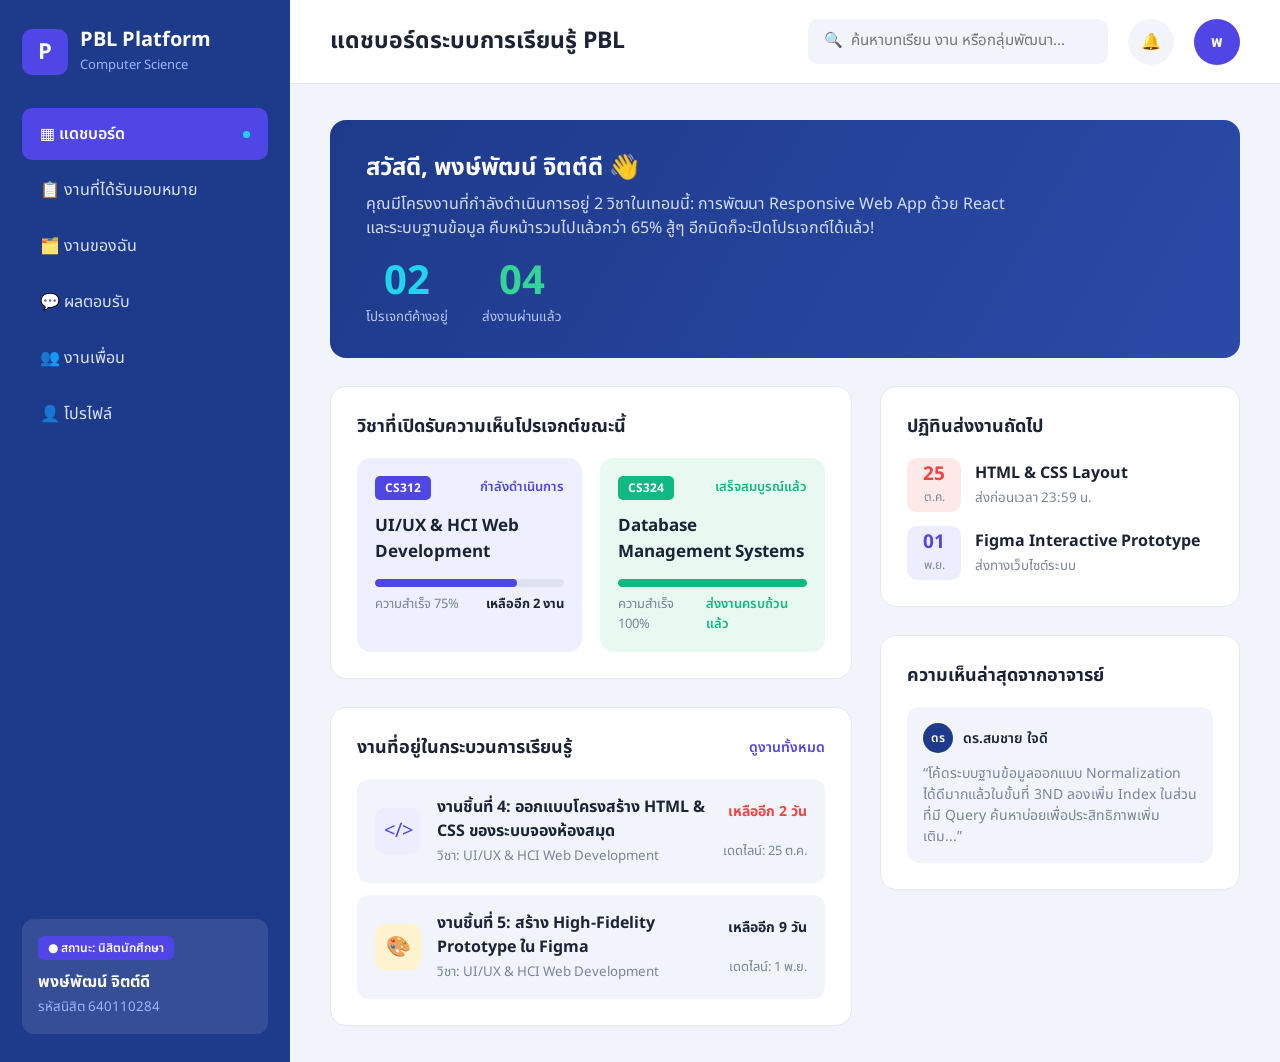
<file: index.html>
<!doctype html>
<html lang="th">
<head>
<meta charset="UTF-8">
<meta name="viewport" content="width=device-width, initial-scale=1">
<title>PBL Platform</title>
<link href="https://fonts.googleapis.com/css2?family=Noto+Sans+Thai:wght@400;600;700&display=swap" rel="stylesheet">
<style>
:root{
  --navy:#1e3a8a; --indigo:#4f46e5; --bg:#f1f4fb; --card:#fff;
  --text:#1b2336; --muted:#7a8499; --line:#e6e9f2;
  --green:#10b981; --red:#ef4444;
}
*{box-sizing:border-box;margin:0}
body{font-family:'Noto Sans Thai',system-ui,sans-serif;background:var(--bg);color:var(--text);line-height:1.5}
a{color:inherit;text-decoration:none}

.layout{display:flex;min-height:100vh}

/* ===== Sidebar ===== */
.sidebar{width:290px;flex-shrink:0;background:var(--navy);color:#fff;padding:28px 22px;display:flex;flex-direction:column;gap:6px}
.brand{display:flex;align-items:center;gap:12px;margin-bottom:26px}
.brand .logo{width:46px;height:46px;border-radius:10px;background:var(--indigo);display:flex;align-items:center;justify-content:center;font-weight:700;font-size:22px}
.brand b{font-size:20px;display:block;line-height:1.2}
.brand small{color:#9db4ff;font-size:13px}
.nav a{display:flex;align-items:center;gap:14px;padding:14px 18px;border-radius:10px;color:#dbe4ff;font-size:16px;margin-bottom:4px}
.nav a:hover{background:rgba(255,255,255,.1)}
.nav a.active{background:var(--indigo);color:#fff;font-weight:600}
.nav a.active::after{content:"";margin-left:auto;width:7px;height:7px;border-radius:50%;background:#22d3ee}
.status{margin-top:auto;background:rgba(255,255,255,.1);border-radius:12px;padding:16px}
.status .tag{display:inline-block;background:var(--indigo);font-size:12px;font-weight:600;padding:3px 10px;border-radius:6px;margin-bottom:10px}
.status b{display:block}
.status small{color:#9db4ff}

/* ===== Main ===== */
.main{flex:1;min-width:0}
.topbar{background:#fff;border-bottom:1px solid var(--line);height:84px;padding:0 40px;display:flex;align-items:center;gap:20px}
.topbar h1{font-size:23px;margin-right:auto}
.search{background:var(--bg);border-radius:10px;padding:10px 16px;width:300px;color:var(--muted);font-size:15px}
.search input{border:0;background:none;outline:0;font:inherit;width:85%;margin-left:6px}
.bell,.avatar{width:46px;height:46px;border-radius:50%;display:flex;align-items:center;justify-content:center}
.bell{background:var(--bg)}
.avatar{background:var(--indigo);color:#fff;font-weight:700}

.content{padding:36px 40px}

/* hero */
.hero{background:linear-gradient(120deg,#1e3a8a,#2b4aa8);color:#fff;border-radius:16px;padding:30px 36px;display:flex;justify-content:space-between;align-items:center;gap:20px;flex-wrap:wrap;margin-bottom:28px}
.hero h2{font-size:24px;margin-bottom:6px}
.hero p{color:#d4defc;max-width:640px}
.stats{display:flex;gap:34px;text-align:center}
.stats b{display:block;font-size:40px;line-height:1.1}
.stats .a{color:#22d3ee}.stats .b{color:#34d399}
.stats small{color:#b9c8f5}

.grid{display:grid;grid-template-columns:1fr 360px;gap:28px;align-items:start}
.col{display:flex;flex-direction:column;gap:28px;min-width:0}
.card{background:var(--card);border:1px solid var(--line);border-radius:16px;padding:26px}
.card h3{font-size:18px;margin-bottom:18px}
.card .head{display:flex;justify-content:space-between;align-items:center;margin-bottom:18px}
.card .head h3{margin:0}
.card .head a{color:var(--indigo);font-weight:600;font-size:14px}

/* courses */
.courses{display:grid;grid-template-columns:1fr 1fr;gap:18px}
.course{border-radius:14px;padding:18px}
.course.blue{background:#eef0ff}.course.mint{background:#e8f9f1}
.course .top{display:flex;justify-content:space-between;align-items:center;margin-bottom:14px}
.code{color:#fff;font-size:12px;font-weight:700;padding:3px 10px;border-radius:5px}
.blue .code{background:var(--indigo)}.mint .code{background:var(--green)}
.blue .st{color:var(--indigo)}.mint .st{color:var(--green)}
.st{font-size:13px;font-weight:600}
.course h4{font-size:17px;margin-bottom:14px}
.bar{height:8px;border-radius:8px;background:#dfe3ee;overflow:hidden;margin-bottom:8px}
.bar i{display:block;height:100%;border-radius:8px}
.blue .bar i{background:var(--indigo)}.mint .bar i{background:var(--green)}
.meta{display:flex;justify-content:space-between;font-size:13px;color:var(--muted)}
.meta b{color:var(--text)}

/* tasks */
.task{display:flex;align-items:center;gap:16px;background:var(--bg);border-radius:12px;padding:16px 18px;margin-bottom:12px}
.task:last-child{margin-bottom:0}
.task .ic{width:46px;height:46px;border-radius:10px;display:flex;align-items:center;justify-content:center;font-size:20px;flex-shrink:0}
.task .info{flex:1;min-width:0}
.task b{display:block;font-size:16px}
.task small{color:var(--muted)}
.task .due{text-align:right;font-size:13px;color:var(--muted);flex-shrink:0}
.task .due b{color:var(--red);font-size:14px}

/* calendar */
.cal{display:flex;align-items:center;gap:14px;margin-bottom:14px}
.cal:last-child{margin-bottom:0}
.date{width:54px;height:54px;border-radius:10px;text-align:center;padding-top:6px;line-height:1.2;flex-shrink:0}
.date b{display:block;font-size:19px}.date small{font-size:12px}
.date.r{background:#fee9e9;color:var(--red)}.date.i{background:#eceeff;color:var(--indigo)}
.cal b{display:block}.cal small{color:var(--muted)}

/* feedback */
.fb{background:var(--bg);border-radius:12px;padding:16px}
.fb .who{display:flex;align-items:center;gap:10px;margin-bottom:10px;font-weight:600;font-size:14px}
.fb .who span{width:30px;height:30px;border-radius:50%;background:var(--navy);color:#fff;display:flex;align-items:center;justify-content:center;font-size:12px}
.fb p{color:var(--muted);font-size:14px}

/* ===== Responsive ===== */
@media (max-width:1100px){.grid{grid-template-columns:1fr}}
@media (max-width:800px){
  .layout{flex-direction:column}
  .sidebar{width:100%;padding:14px;flex-direction:row;align-items:center;overflow-x:auto;gap:8px}
  .brand{margin:0 10px 0 0}.brand small,.status{display:none}
  .nav{display:flex;gap:4px}
  .nav a{white-space:nowrap;padding:10px 14px;margin:0}
  .nav a.active::after{display:none}
  .topbar{padding:0 16px;height:70px}.search{display:none}
  .content{padding:20px 16px}
  .courses{grid-template-columns:1fr}
  .stats{gap:22px}
}
</style>
</head>
<body>
<div class="layout">

  <aside class="sidebar">
    <div class="brand">
      <div class="logo">P</div>
      <div><b>PBL Platform</b><small>Computer Science</small></div>
    </div>

    <nav class="nav">
      <a href="index.html" class="active">▦ แดชบอร์ด</a>
      <a href="#">📋 งานที่ได้รับมอบหมาย</a>
      <a href="#">🗂️ งานของฉัน</a>
      <a href="#">💬 ผลตอบรับ</a>
      <a href="#">👥 งานเพื่อน</a>
      <a href="#">👤 โปรไฟล์</a>
    </nav>

    <div class="status">
      <span class="tag">● สถานะ: นิสิตนักศึกษา</span>
      <b>พงษ์พัฒน์ จิตต์ดี</b>
      <small>รหัสนิสิต 640110284</small>
    </div>
  </aside>

  <div class="main">
    <header class="topbar">
      <h1>แดชบอร์ดระบบการเรียนรู้ PBL</h1>
      <div class="search">🔍<input placeholder="ค้นหาบทเรียน งาน หรือกลุ่มพัฒนา..."></div>
      <div class="bell">🔔</div>
      <div class="avatar">พ</div>
    </header>

    <div class="content">
      <section class="hero">
        <div>
          <h2>สวัสดี, พงษ์พัฒน์ จิตต์ดี 👋</h2>
          <p>คุณมีโครงงานที่กำลังดำเนินการอยู่ 2 วิชาในเทอมนี้: การพัฒนา Responsive Web App ด้วย React และระบบฐานข้อมูล คืบหน้ารวมไปแล้วกว่า 65% สู้ๆ อีกนิดก็จะปิดโปรเจกต์ได้แล้ว!</p>
        </div>
        <div class="stats">
          <div><b class="a">02</b><small>โปรเจกต์ค้างอยู่</small></div>
          <div><b class="b">04</b><small>ส่งงานผ่านแล้ว</small></div>
        </div>
      </section>

      <div class="grid">
        <div class="col">
          <section class="card">
            <h3>วิชาที่เปิดรับความเห็นโปรเจกต์ขณะนี้</h3>
            <div class="courses">
              <div class="course blue">
                <div class="top"><span class="code">CS312</span><span class="st">กำลังดำเนินการ</span></div>
                <h4>UI/UX &amp; HCI Web Development</h4>
                <div class="bar"><i style="width:75%"></i></div>
                <div class="meta"><span>ความสำเร็จ 75%</span><b>เหลืออีก 2 งาน</b></div>
              </div>
              <div class="course mint">
                <div class="top"><span class="code">CS324</span><span class="st">เสร็จสมบูรณ์แล้ว</span></div>
                <h4>Database Management Systems</h4>
                <div class="bar"><i style="width:100%"></i></div>
                <div class="meta"><span>ความสำเร็จ 100%</span><span class="st">ส่งงานครบถ้วนแล้ว</span></div>
              </div>
            </div>
          </section>

          <section class="card">
            <div class="head"><h3>งานที่อยู่ในกระบวนการเรียนรู้</h3><a href="#">ดูงานทั้งหมด</a></div>
            <div class="task">
              <div class="ic" style="background:#eceeff;color:var(--indigo)">&lt;/&gt;</div>
              <div class="info"><b>งานชิ้นที่ 4: ออกแบบโครงสร้าง HTML &amp; CSS ของระบบจองห้องสมุด</b><small>วิชา: UI/UX &amp; HCI Web Development</small></div>
              <div class="due"><b>เหลืออีก 2 วัน</b><br>เดดไลน์: 25 ต.ค.</div>
            </div>
            <div class="task">
              <div class="ic" style="background:#fff3cf">🎨</div>
              <div class="info"><b>งานชิ้นที่ 5: สร้าง High-Fidelity Prototype ใน Figma</b><small>วิชา: UI/UX &amp; HCI Web Development</small></div>
              <div class="due"><b style="color:var(--text)">เหลืออีก 9 วัน</b><br>เดดไลน์: 1 พ.ย.</div>
            </div>
          </section>
        </div>

        <div class="col">
          <section class="card">
            <h3>ปฏิทินส่งงานถัดไป</h3>
            <div class="cal">
              <div class="date r"><b>25</b><small>ต.ค.</small></div>
              <div><b>HTML &amp; CSS Layout</b><small>ส่งก่อนเวลา 23:59 น.</small></div>
            </div>
            <div class="cal">
              <div class="date i"><b>01</b><small>พ.ย.</small></div>
              <div><b>Figma Interactive Prototype</b><small>ส่งทางเว็บไซต์ระบบ</small></div>
            </div>
          </section>

          <section class="card">
            <h3>ความเห็นล่าสุดจากอาจารย์</h3>
            <div class="fb">
              <div class="who"><span>ดร</span>ดร.สมชาย ใจดี</div>
              <p>“โค้ดระบบฐานข้อมูลออกแบบ Normalization ได้ดีมากแล้วในขั้นที่ 3ND ลองเพิ่ม Index ในส่วนที่มี Query ค้นหาบ่อยเพื่อประสิทธิภาพเพิ่มเติม...”</p>
            </div>
          </section>
        </div>
      </div>
    </div>
  </div>

</div>
</body>
</html>
</file>
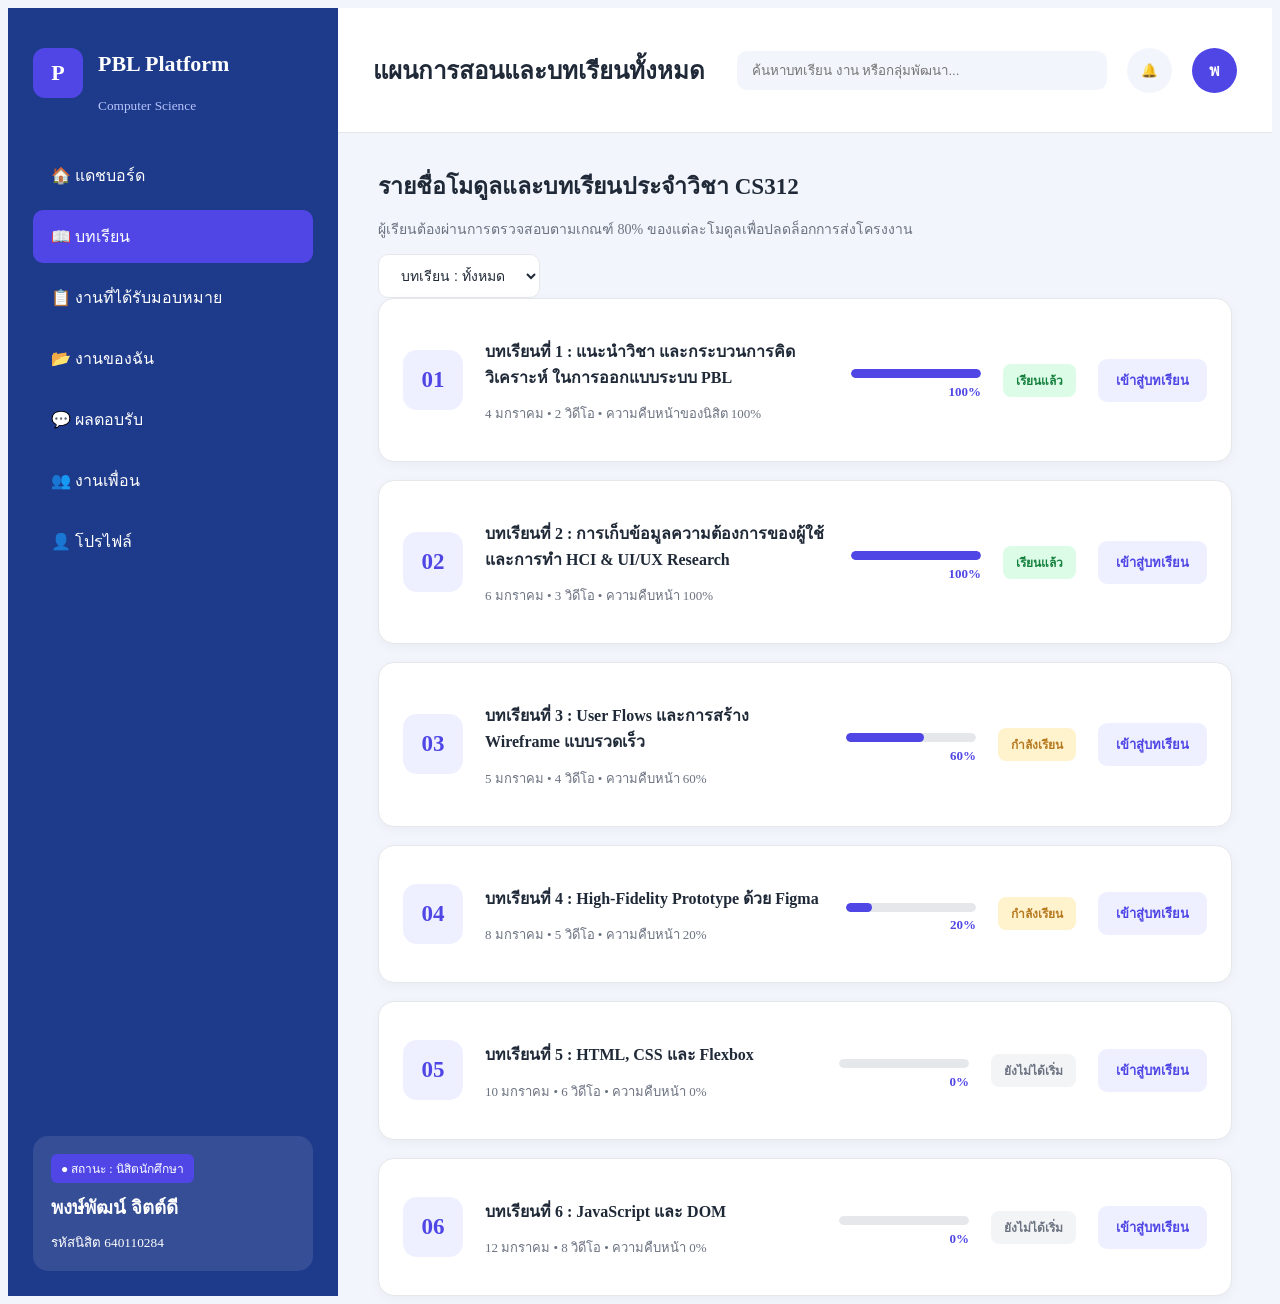
<file: lesson.html>
<!DOCTYPE html>
<html lang="th">
<head>
<meta charset="UTF-8">
<meta name="viewport" content="width=device-width, initial-scale=1.0">
<title>PBL Platform - บทเรียน</title>

<link href="https://fonts.googleapis.com/css2?family=Noto+Sans+Thai:wght@400;500;600;700&display=swap" rel="stylesheet">
<link rel="stylesheet" href="style.css">
</head>

<body>

<div class="layout">

    <!-- Sidebar -->
    <aside class="sidebar">

        <div class="brand">
            <div class="logo">P</div>

            <div>
                <h2>PBL Platform</h2>
                <small>Computer Science</small>
            </div>
        </div>

        <nav class="menu">

            <a href="index.html">🏠 แดชบอร์ด</a>

            <a href="lessons.html" class="active">
                📖 บทเรียน
            </a>

            <a href="#">📋 งานที่ได้รับมอบหมาย</a>

            <a href="#">📂 งานของฉัน</a>

            <a href="#">💬 ผลตอบรับ</a>

            <a href="#">👥 งานเพื่อน</a>

            <a href="#">👤 โปรไฟล์</a>

        </nav>

        <div class="student-card">

            <span class="status">
                ● สถานะ : นิสิตนักศึกษา
            </span>

            <h3>พงษ์พัฒน์ จิตต์ดี</h3>

            <small>รหัสนิสิต 640110284</small>

        </div>

    </aside>

    <!-- Main -->

    <main class="main">

        <header class="topbar">

            <h1>แผนการสอนและบทเรียนทั้งหมด</h1>

            <div class="search">

                <input
                type="text"
                placeholder="ค้นหาบทเรียน งาน หรือกลุ่มพัฒนา...">

            </div>

            <button class="icon">🔔</button>

            <div class="avatar">
                พ
            </div>

        </header>

        <section class="lesson-header">

            <div>

                <h2>
                    รายชื่อโมดูลและบทเรียนประจำวิชา CS312
                </h2>

                <p>
                    ผู้เรียนต้องผ่านการตรวจสอบตามเกณฑ์ 80%
                    ของแต่ละโมดูลเพื่อปลดล็อกการส่งโครงงาน
                </p>

            </div>

            <select>

                <option>
                    บทเรียน : ทั้งหมด
                </option>

            </select>

        </section>

        <section class="lesson-list">

            <!-- Lesson -->

            <div class="lesson-card">

                <div class="lesson-number">
                    01
                </div>

                <div class="lesson-info">

                    <h3>
                        บทเรียนที่ 1 :
                        แนะนำวิชา และกระบวนการคิดวิเคราะห์
                        ในการออกแบบระบบ PBL
                    </h3>

                    <p>
                        4 มกราคม • 2 วิดีโอ •
                        ความคืบหน้าของนิสิต 100%
                    </p>

                </div>

                <div class="lesson-progress">

                    <progress
                    value="100"
                    max="100"></progress>

                    <span>100%</span>

                </div>

                <span class="badge success">
                    เรียนแล้ว
                </span>

                <button>
                    เข้าสู่บทเรียน
                </button>

            </div>

            <!-- Lesson -->

            <div class="lesson-card">

                <div class="lesson-number">
                    02
                </div>

                <div class="lesson-info">

                    <h3>
                        บทเรียนที่ 2 :
                        การเก็บข้อมูลความต้องการของผู้ใช้
                        และการทำ HCI & UI/UX Research
                    </h3>

                    <p>
                        6 มกราคม • 3 วิดีโอ •
                        ความคืบหน้า 100%
                    </p>

                </div>

                <div class="lesson-progress">

                    <progress
                    value="100"
                    max="100"></progress>

                    <span>100%</span>

                </div>

                <span class="badge success">
                    เรียนแล้ว
                </span>

                <button>
                    เข้าสู่บทเรียน
                </button>

            </div>

            <!-- Lesson -->

            <div class="lesson-card">

                <div class="lesson-number">
                    03
                </div>

                <div class="lesson-info">

                    <h3>
                        บทเรียนที่ 3 :
                        User Flows และการสร้าง
                        Wireframe แบบรวดเร็ว
                    </h3>

                    <p>
                        5 มกราคม • 4 วิดีโอ •
                        ความคืบหน้า 60%
                    </p>

                </div>

                <div class="lesson-progress">

                    <progress
                    value="60"
                    max="100"></progress>

                    <span>60%</span>

                </div>

                <span class="badge learning">
                    กำลังเรียน
                </span>

                <button>
                    เข้าสู่บทเรียน
                </button>

            </div>

            <!-- Lesson -->

            <div class="lesson-card">

                <div class="lesson-number">
                    04
                </div>

                <div class="lesson-info">

                    <h3>
                        บทเรียนที่ 4 :
                        High-Fidelity Prototype
                        ด้วย Figma
                    </h3>

                    <p>
                        8 มกราคม • 5 วิดีโอ •
                        ความคืบหน้า 20%
                    </p>

                </div>

                <div class="lesson-progress">

                    <progress
                    value="20"
                    max="100"></progress>

                    <span>20%</span>

                </div>

                <span class="badge learning">
                    กำลังเรียน
                </span>

                <button>
                    เข้าสู่บทเรียน
                </button>

            </div>

            <!-- Lesson -->

            <div class="lesson-card">

                <div class="lesson-number">
                    05
                </div>

                <div class="lesson-info">

                    <h3>
                        บทเรียนที่ 5 :
                        HTML, CSS และ Flexbox
                    </h3>

                    <p>
                        10 มกราคม • 6 วิดีโอ •
                        ความคืบหน้า 0%
                    </p>

                </div>

                <div class="lesson-progress">

                    <progress
                    value="0"
                    max="100"></progress>

                    <span>0%</span>

                </div>

                <span class="badge">
                    ยังไม่ได้เริ่ม
                </span>

                <button>
                    เข้าสู่บทเรียน
                </button>

            </div>

            <!-- Lesson -->

            <div class="lesson-card">

                <div class="lesson-number">
                    06
                </div>

                <div class="lesson-info">

                    <h3>
                        บทเรียนที่ 6 :
                        JavaScript และ DOM
                    </h3>

                    <p>
                        12 มกราคม • 8 วิดีโอ •
                        ความคืบหน้า 0%
                    </p>

                </div>

                <div class="lesson-progress">

                    <progress
                    value="0"
                    max="100"></progress>

                    <span>0%</span>

                </div>

                <span class="badge">
                    ยังไม่ได้เริ่ม
                </span>

                <button>
                    เข้าสู่บทเรียน
                </button>

            </div>

        </section>

    </main>

</div>

</body>
</html>
</file>
<file: style.css>
```css
*{
    margin:0;
    padding:0;
    box-sizing:border-box;
    font-family:"Noto Sans Thai",sans-serif;
}

:root{

    --navy:#1e3a8a;
    --primary:#4f46e5;
    --bg:#f2f5fb;
    --white:#fff;
    --line:#e5e7eb;
    --text:#1f2937;
    --muted:#6b7280;

    --green:#10b981;
    --yellow:#f59e0b;
    --red:#ef4444;
}

body{

    background:var(--bg);
    color:var(--text);
}

.layout{

    display:flex;
    min-height:100vh;
}

/* =======================
SIDEBAR
======================= */

.sidebar{

    width:280px;
    background:var(--navy);

    color:white;

    display:flex;
    flex-direction:column;

    padding:25px;
}

.brand{

    display:flex;
    align-items:center;
    gap:15px;

    margin-bottom:35px;
}

.logo{

    width:50px;
    height:50px;

    border-radius:12px;

    background:var(--primary);

    display:flex;
    justify-content:center;
    align-items:center;

    font-size:22px;
    font-weight:bold;
}

.brand h2{

    font-size:22px;
}

.brand small{

    color:#b8c6ff;
}

.menu{

    display:flex;
    flex-direction:column;
    gap:8px;
}

.menu a{

    color:white;

    text-decoration:none;

    padding:14px 18px;

    border-radius:10px;

    transition:.25s;
}

.menu a:hover{

    background:rgba(255,255,255,.12);
}

.menu .active{

    background:var(--primary);
}

.student-card{

    margin-top:auto;

    background:rgba(255,255,255,.1);

    border-radius:15px;

    padding:18px;
}

.student-card h3{

    margin:10px 0;
}

.status{

    display:inline-block;

    background:var(--primary);

    padding:5px 10px;

    border-radius:6px;

    font-size:12px;
}

/* =======================
MAIN
======================= */

.main{

    flex:1;
}

.topbar{

    background:white;

    display:flex;

    align-items:center;

    gap:20px;

    padding:20px 35px;

    border-bottom:1px solid var(--line);
}

.topbar h1{

    flex:1;

    font-size:24px;
}

.search input{

    width:340px;

    padding:12px 15px;

    border:none;

    border-radius:10px;

    background:var(--bg);
}

.icon{

    width:45px;
    height:45px;

    border:none;

    border-radius:50%;

    background:var(--bg);

    cursor:pointer;
}

.avatar{

    width:45px;
    height:45px;

    border-radius:50%;

    background:var(--primary);

    color:white;

    display:flex;

    justify-content:center;

    align-items:center;

    font-weight:bold;
}
```css
/* =======================
LESSON HEADER
======================= */

.lesson-header{
    display:flex;
    justify-content:space-between;
    align-items:center;
    gap:20px;
    margin-bottom:25px;
    flex-wrap:wrap;
}

.lesson-header h2{
    font-size:23px;
    margin-bottom:8px;
}

.lesson-header p{
    color:var(--muted);
    font-size:14px;
}

.lesson-header select{
    padding:12px 18px;
    border:1px solid var(--line);
    border-radius:10px;
    background:white;
    color:var(--text);
    font-size:14px;
    cursor:pointer;
}

/* =======================
CONTENT AREA
======================= */

.main{
    flex:1;
    min-width:0;
}

.main > .topbar{
    min-height:84px;
}

.main > .lesson-header,
.main > .lesson-list{
    margin-left:40px;
    margin-right:40px;
}

.main > .lesson-header{
    margin-top:35px;
}

/* =======================
LESSON LIST
======================= */

.lesson-list{
    display:flex;
    flex-direction:column;
    gap:18px;
}

/* =======================
LESSON CARD
======================= */

.lesson-card{
    display:flex;
    align-items:center;
    gap:22px;

    background:var(--white);

    border:1px solid var(--line);
    border-radius:16px;

    padding:24px;

    box-shadow:0 3px 12px rgba(0,0,0,.04);

    transition:.2s;
}

.lesson-card:hover{
    transform:translateY(-2px);
    box-shadow:0 6px 18px rgba(0,0,0,.08);
}

/* Lesson Number */

.lesson-number{
    width:60px;
    height:60px;
    flex-shrink:0;

    display:flex;
    align-items:center;
    justify-content:center;

    border-radius:14px;

    background:#eef0ff;
    color:var(--primary);

    font-size:23px;
    font-weight:700;
}

/* Lesson Information */

.lesson-info{
    flex:1;
    min-width:0;
}

.lesson-info h3{
    font-size:16px;
    line-height:1.6;
    margin-bottom:7px;
}

.lesson-info p{
    color:var(--muted);
    font-size:13px;
}

/* Progress */

.lesson-progress{
    width:130px;
    flex-shrink:0;
}

.lesson-progress progress{
    width:100%;
    height:9px;

    border:none;
    border-radius:10px;

    overflow:hidden;
}

.lesson-progress progress::-webkit-progress-bar{
    background:#e5e7eb;
    border-radius:10px;
}

.lesson-progress progress::-webkit-progress-value{
    background:var(--primary);
    border-radius:10px;
}

.lesson-progress progress::-moz-progress-bar{
    background:var(--primary);
    border-radius:10px;
}

.lesson-progress span{
    display:block;
    text-align:right;
    font-size:13px;
    font-weight:700;
    color:var(--primary);
    margin-top:5px;
}

/* =======================
STATUS BADGE
======================= */

.badge{
    display:inline-block;
    white-space:nowrap;

    padding:7px 13px;

    border-radius:8px;

    background:#f3f4f6;
    color:#6b7280;

    font-size:12px;
    font-weight:600;
}

.badge.success{
    background:#dcfce7;
    color:#15803d;
}

.badge.learning{
    background:#fff3cd;
    color:#b7791f;
}

/* =======================
BUTTON
======================= */

.lesson-card button{
    border:none;
    border-radius:9px;

    padding:11px 18px;

    background:#eef0ff;
    color:var(--primary);

    font-size:13px;
    font-weight:700;

    white-space:nowrap;

    cursor:pointer;
    transition:.2s;
}

.lesson-card button:hover{
    background:var(--primary);
    color:white;
}

/* =======================
RESPONSIVE
======================= */

@media(max-width:1100px){

    .lesson-card{
        flex-wrap:wrap;
    }

    .lesson-info{
        flex-basis:70%;
    }

    .lesson-progress{
        width:100%;
    }
}

@media(max-width:800px){

    .layout{
        flex-direction:column;
    }

    .sidebar{
        width:100%;
        padding:14px;
    }

    .brand{
        margin-bottom:15px;
    }

    .menu{
        flex-direction:row;
        overflow-x:auto;
    }

    .menu a{
        white-space:nowrap;
        font-size:13px;
    }

    .student-card{
        display:none;
    }

    .topbar{
        padding:16px;
        flex-wrap:wrap;
    }

    .topbar h1{
        font-size:17px;
    }

    .search{
        display:none;
    }

    .main > .lesson-header,
    .main > .lesson-list{
        margin-left:16px;
        margin-right:16px;
    }

    .main > .lesson-header{
        margin-top:20px;
    }

    .lesson-card{
        gap:12px;
        padding:16px;
    }

    .lesson-info{
        flex-basis:calc(100% - 75px);
    }

    .lesson-info h3{
        font-size:14px;
    }

    .lesson-progress{
        width:100%;
    }

    .lesson-card button{
        flex:1;
    }
}
```
</file>
